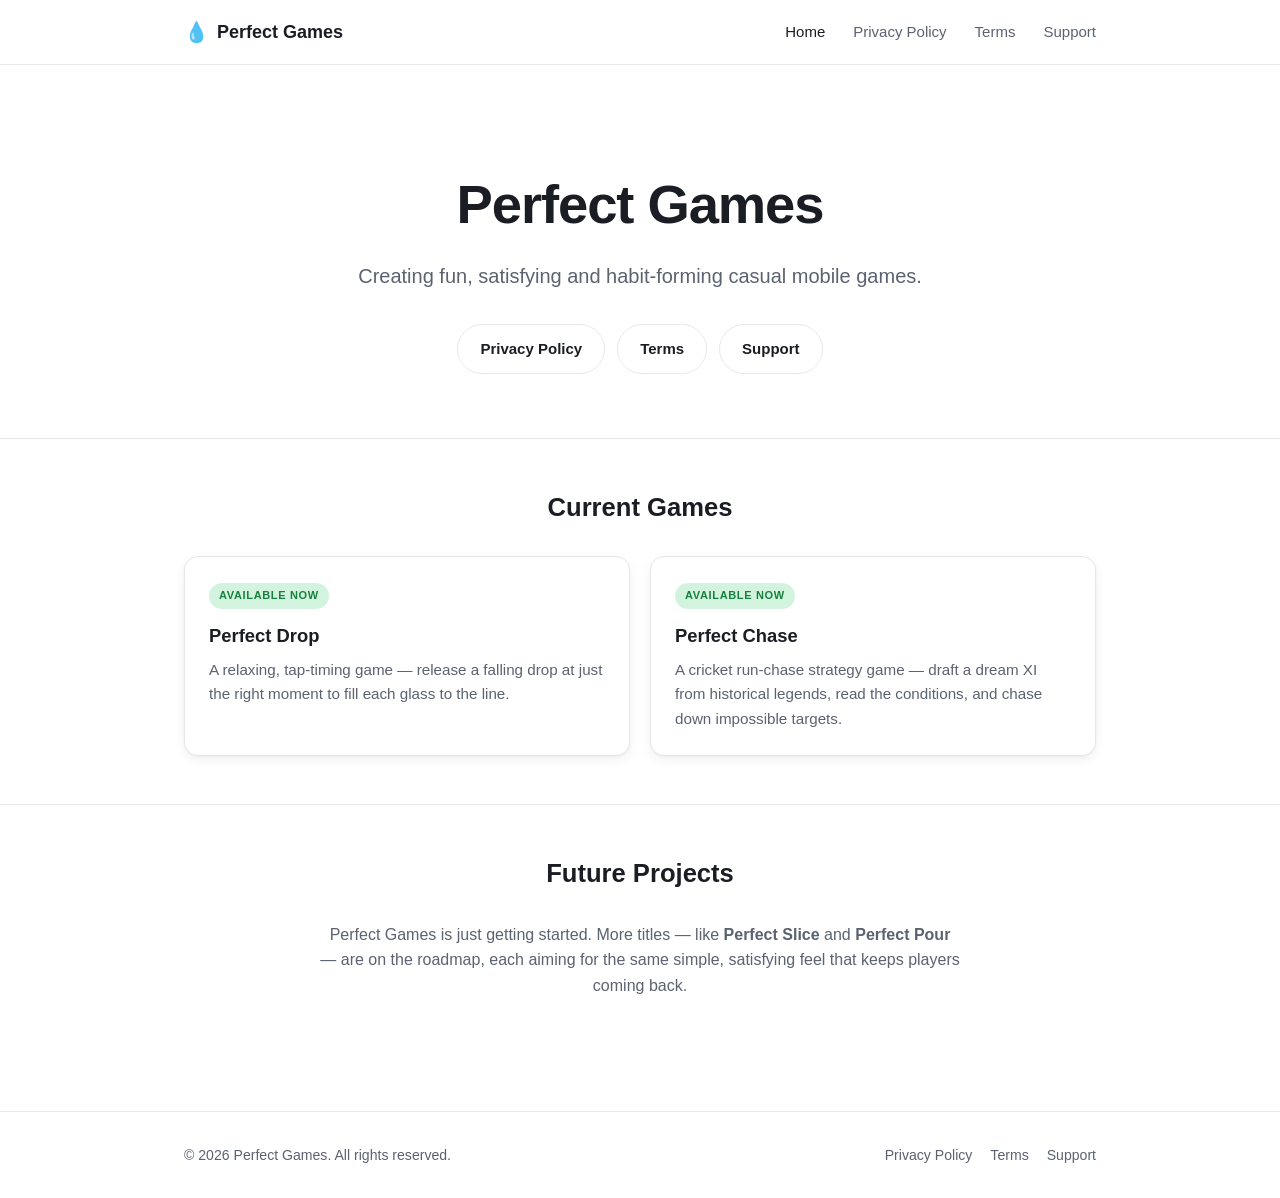
<file: index.html>
<!DOCTYPE html>
<html lang="en">
<head>
<meta charset="UTF-8" />
<meta name="viewport" content="width=device-width, initial-scale=1.0" />
<title>Perfect Games — Fun, Satisfying, Habit-Forming Mobile Games</title>
<meta name="description" content="Perfect Games is an indie mobile game studio creating fun, satisfying and habit-forming casual games, including Perfect Drop." />
<meta name="robots" content="index, follow" />
<link rel="canonical" href="https://actuallyab.github.io/perfect-games-site/" />

<!-- Open Graph -->
<meta property="og:type" content="website" />
<meta property="og:title" content="Perfect Games" />
<meta property="og:description" content="Creating fun, satisfying and habit-forming casual mobile games." />
<meta property="og:url" content="https://actuallyab.github.io/perfect-games-site/" />
<meta property="og:image" content="https://actuallyab.github.io/perfect-games-site/assets/og-image.png" />
<meta property="og:site_name" content="Perfect Games" />

<!-- Twitter -->
<meta name="twitter:card" content="summary_large_image" />
<meta name="twitter:title" content="Perfect Games" />
<meta name="twitter:description" content="Creating fun, satisfying and habit-forming casual mobile games." />
<meta name="twitter:image" content="https://actuallyab.github.io/perfect-games-site/assets/og-image.png" />

<link rel="icon" type="image/svg+xml" href="assets/favicon.svg" />
<link rel="stylesheet" href="css/style.css" />
</head>
<body data-page="home">

<header class="navbar">
  <div class="wrap">
    <a class="brand" href="index.html"><span class="drop">💧</span> Perfect Games</a>
    <nav class="nav-links">
      <a href="index.html" data-page="home">Home</a>
      <a href="privacy/index.html" data-page="privacy">Privacy Policy</a>
      <a href="terms/index.html" data-page="terms">Terms</a>
      <a href="support/index.html" data-page="support">Support</a>
    </nav>
    <button class="nav-toggle" aria-label="Toggle navigation" aria-expanded="false">☰</button>
  </div>
</header>

<main>
  <section class="hero">
    <div class="wrap">
      <h1>Perfect Games</h1>
      <p class="subtitle">Creating fun, satisfying and habit-forming casual mobile games.</p>
      <div class="hero-actions">
        <a class="btn btn-secondary" href="privacy/index.html">Privacy Policy</a>
        <a class="btn btn-secondary" href="terms/index.html">Terms</a>
        <a class="btn btn-secondary" href="support/index.html">Support</a>
      </div>
    </div>
  </section>

  <section>
    <div class="wrap">
      <h2 class="section-title">Current Games</h2>
      <div class="card-grid">
        <div class="card">
          <span class="badge badge-live">Available now</span>
          <h3>Perfect Drop</h3>
          <p>A relaxing, tap-timing game — release a falling drop at just the right moment to fill each glass to the line.</p>
        </div>
        <div class="card">
          <span class="badge badge-live">Available now</span>
          <h3>Perfect Chase</h3>
          <p>A cricket run-chase strategy game — draft a dream XI from historical legends, read the conditions, and chase down impossible targets.</p>
        </div>
      </div>
    </div>
  </section>

  <section>
    <div class="wrap">
      <h2 class="section-title">Future Projects</h2>
      <p style="text-align:center; color: var(--text-muted); max-width: 640px; margin: 0 auto;">
        Perfect Games is just getting started. More titles — like <strong>Perfect Slice</strong> and
        <strong>Perfect Pour</strong> — are on the roadmap, each aiming for the same simple, satisfying
        feel that keeps players coming back.
      </p>
    </div>
  </section>
</main>

<footer>
  <div class="wrap">
    <span>© 2026 Perfect Games. All rights reserved.</span>
    <div class="footer-links">
      <a href="privacy/index.html">Privacy Policy</a>
      <a href="terms/index.html">Terms</a>
      <a href="support/index.html">Support</a>
    </div>
  </div>
</footer>

<script src="js/main.js"></script>
</body>
</html>
</file>
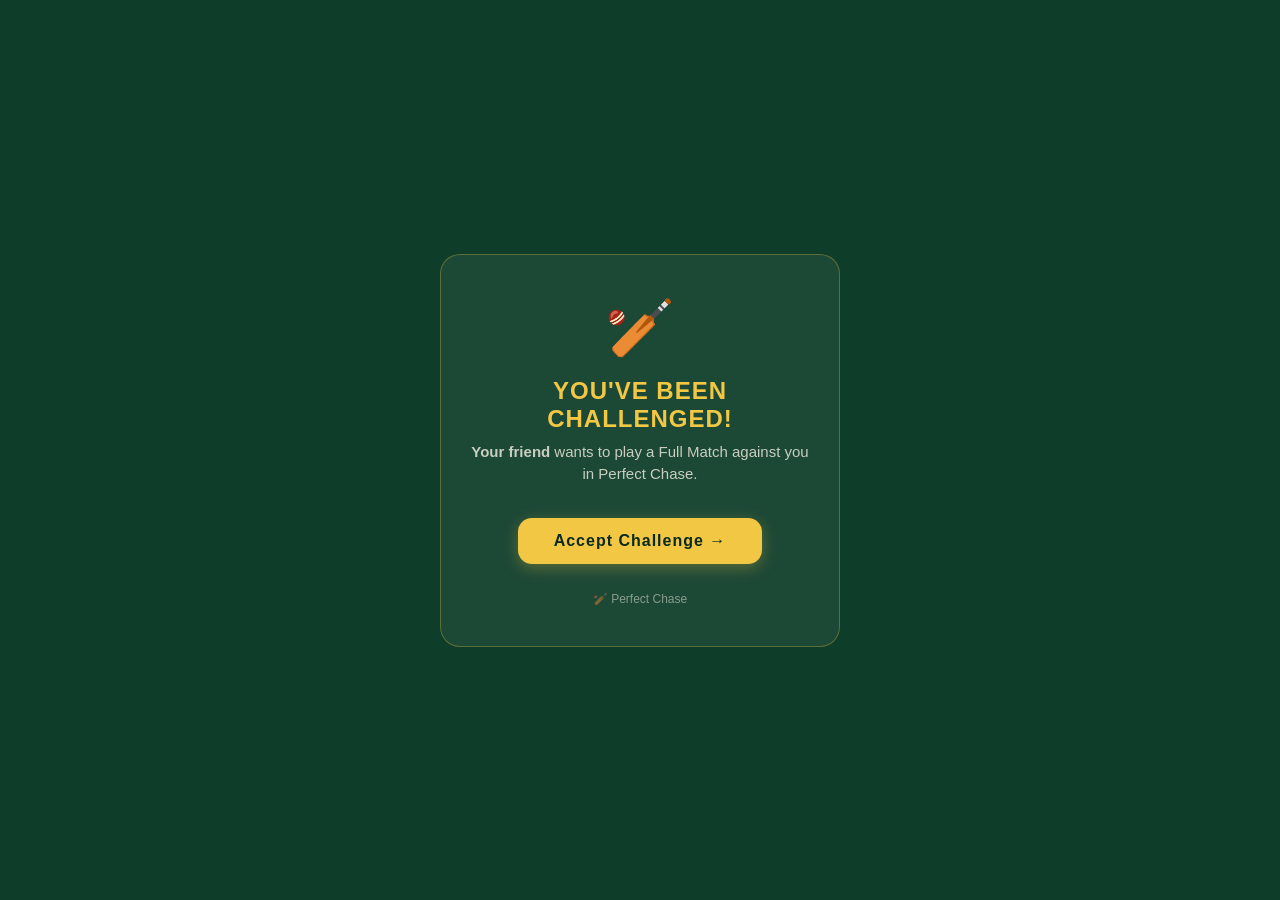
<file: match/index.html>
<!DOCTYPE html>
<html lang="en">
<head>
<meta charset="UTF-8" />
<meta name="viewport" content="width=device-width, initial-scale=1.0" />
<title>Perfect Chase — You've Been Challenged!</title>
<meta name="description" content="Your friend challenged you to a cricket match in Perfect Chase. Open the app to accept!" />

<!-- Open Graph for WhatsApp/social previews -->
<meta property="og:type" content="website" />
<meta property="og:title" content="🏏 You've Been Challenged!" />
<meta property="og:description" content="Your friend wants to play a cricket match against you in Perfect Chase. Tap to accept the challenge!" />
<meta property="og:url" content="https://actuallyab.github.io/perfect-games-site/match/" />
<meta property="og:image" content="https://actuallyab.github.io/perfect-games-site/assets/og-image.png" />
<meta property="og:site_name" content="Perfect Chase" />

<link rel="icon" type="image/svg+xml" href="../assets/favicon.svg" />
<style>
  * { margin: 0; padding: 0; box-sizing: border-box; }
  body {
    font-family: -apple-system, BlinkMacSystemFont, 'Segoe UI', Roboto, sans-serif;
    background: #0E3D2A;
    color: #F5F0E1;
    min-height: 100vh;
    display: flex;
    align-items: center;
    justify-content: center;
    text-align: center;
    padding: 24px;
  }
  .card {
    max-width: 400px;
    width: 100%;
    background: rgba(255,255,255,0.06);
    border: 1px solid rgba(242,199,68,0.3);
    border-radius: 20px;
    padding: 40px 28px;
  }
  .emoji { font-size: 56px; margin-bottom: 16px; }
  h1 {
    font-size: 24px;
    font-weight: 700;
    color: #F2C744;
    margin-bottom: 8px;
    letter-spacing: 1px;
  }
  .subtitle {
    font-size: 15px;
    opacity: 0.8;
    margin-bottom: 32px;
    line-height: 1.5;
  }
  .cta {
    display: inline-block;
    background: #F2C744;
    color: #0A2A1D;
    font-size: 16px;
    font-weight: 700;
    padding: 14px 36px;
    border-radius: 14px;
    text-decoration: none;
    letter-spacing: 1px;
    box-shadow: 0 4px 16px rgba(242,199,68,0.3);
    transition: transform 0.15s;
  }
  .cta:active { transform: scale(0.97); }
  .footer {
    margin-top: 28px;
    font-size: 12px;
    opacity: 0.5;
  }
  .spinner {
    display: inline-block;
    width: 20px; height: 20px;
    border: 2px solid rgba(242,199,68,0.3);
    border-top-color: #F2C744;
    border-radius: 50%;
    animation: spin 0.8s linear infinite;
    margin-right: 8px;
    vertical-align: middle;
  }
  @keyframes spin { to { transform: rotate(360deg); } }
  .redirecting { font-size: 13px; opacity: 0.7; margin-top: 16px; }
</style>
<script>
(function() {
  var params = new URLSearchParams(window.location.search);
  var matchId = params.get('id') || '';
  var hostName = params.get('host') || 'Your friend';

  var playStoreUrl = 'https://play.google.com/store/apps/details?id=com.perfectgames.perfectchase'
    + '&referrer=' + encodeURIComponent(
        'utm_source=share'
      + '&utm_medium=multiplayer'
      + '&utm_campaign=challenge'
      + (matchId ? '&utm_content=' + matchId : '')
    );

  var isAndroid = /android/i.test(navigator.userAgent);

  if (isAndroid) {
    // Android with app installed: App Links will intercept this page load
    // before JS runs — user never sees this page at all.
    //
    // Android WITHOUT app: App Links verification fails silently,
    // page loads normally, and we redirect to Play Store after a short delay.
    // The delay gives App Links time to intercept if the app IS installed
    // but verification is slow (network latency on assetlinks.json check).
    setTimeout(function() {
      window.location.replace(playStoreUrl);
    }, 1500);
  }

  // Write the host name into the page once DOM is ready
  document.addEventListener('DOMContentLoaded', function() {
    var nameEl = document.getElementById('host-name');
    if (nameEl) nameEl.textContent = hostName;

    var ctaEl = document.getElementById('cta-link');
    if (ctaEl) ctaEl.href = playStoreUrl;

    // Show redirecting message on Android
    if (isAndroid) {
      var redir = document.getElementById('redirecting');
      if (redir) redir.style.display = 'block';
    }
  });
})();
</script>
</head>
<body>
<div class="card">
  <div class="emoji">🏏</div>
  <h1>YOU'VE BEEN CHALLENGED!</h1>
  <p class="subtitle">
    <strong id="host-name">Your friend</strong> wants to play a Full Match
    against you in Perfect Chase.
  </p>
  <a id="cta-link" class="cta" href="#">
    Accept Challenge →
  </a>
  <div id="redirecting" class="redirecting" style="display:none;">
    <span class="spinner"></span>Taking you to the Play Store…
  </div>
  <p class="footer">🏏 Perfect Chase</p>
</div>
</body>
</html>
</file>
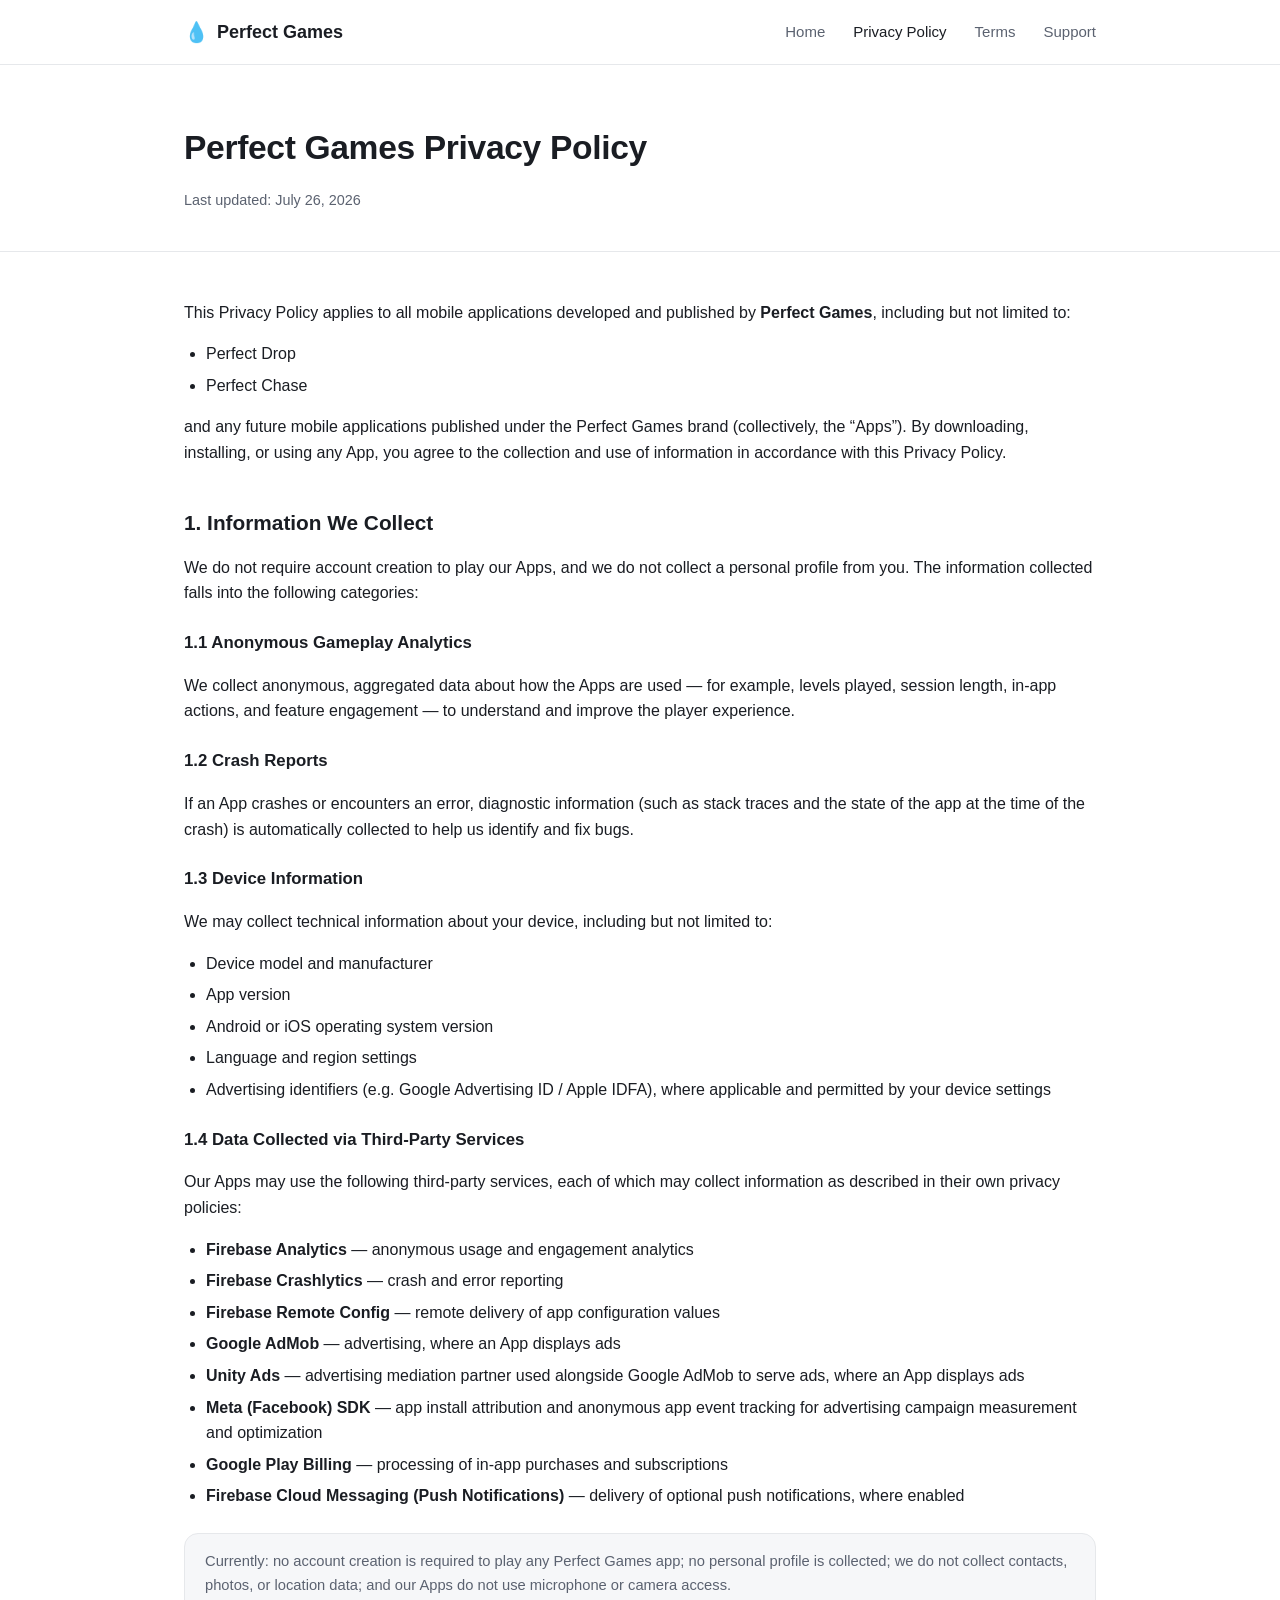
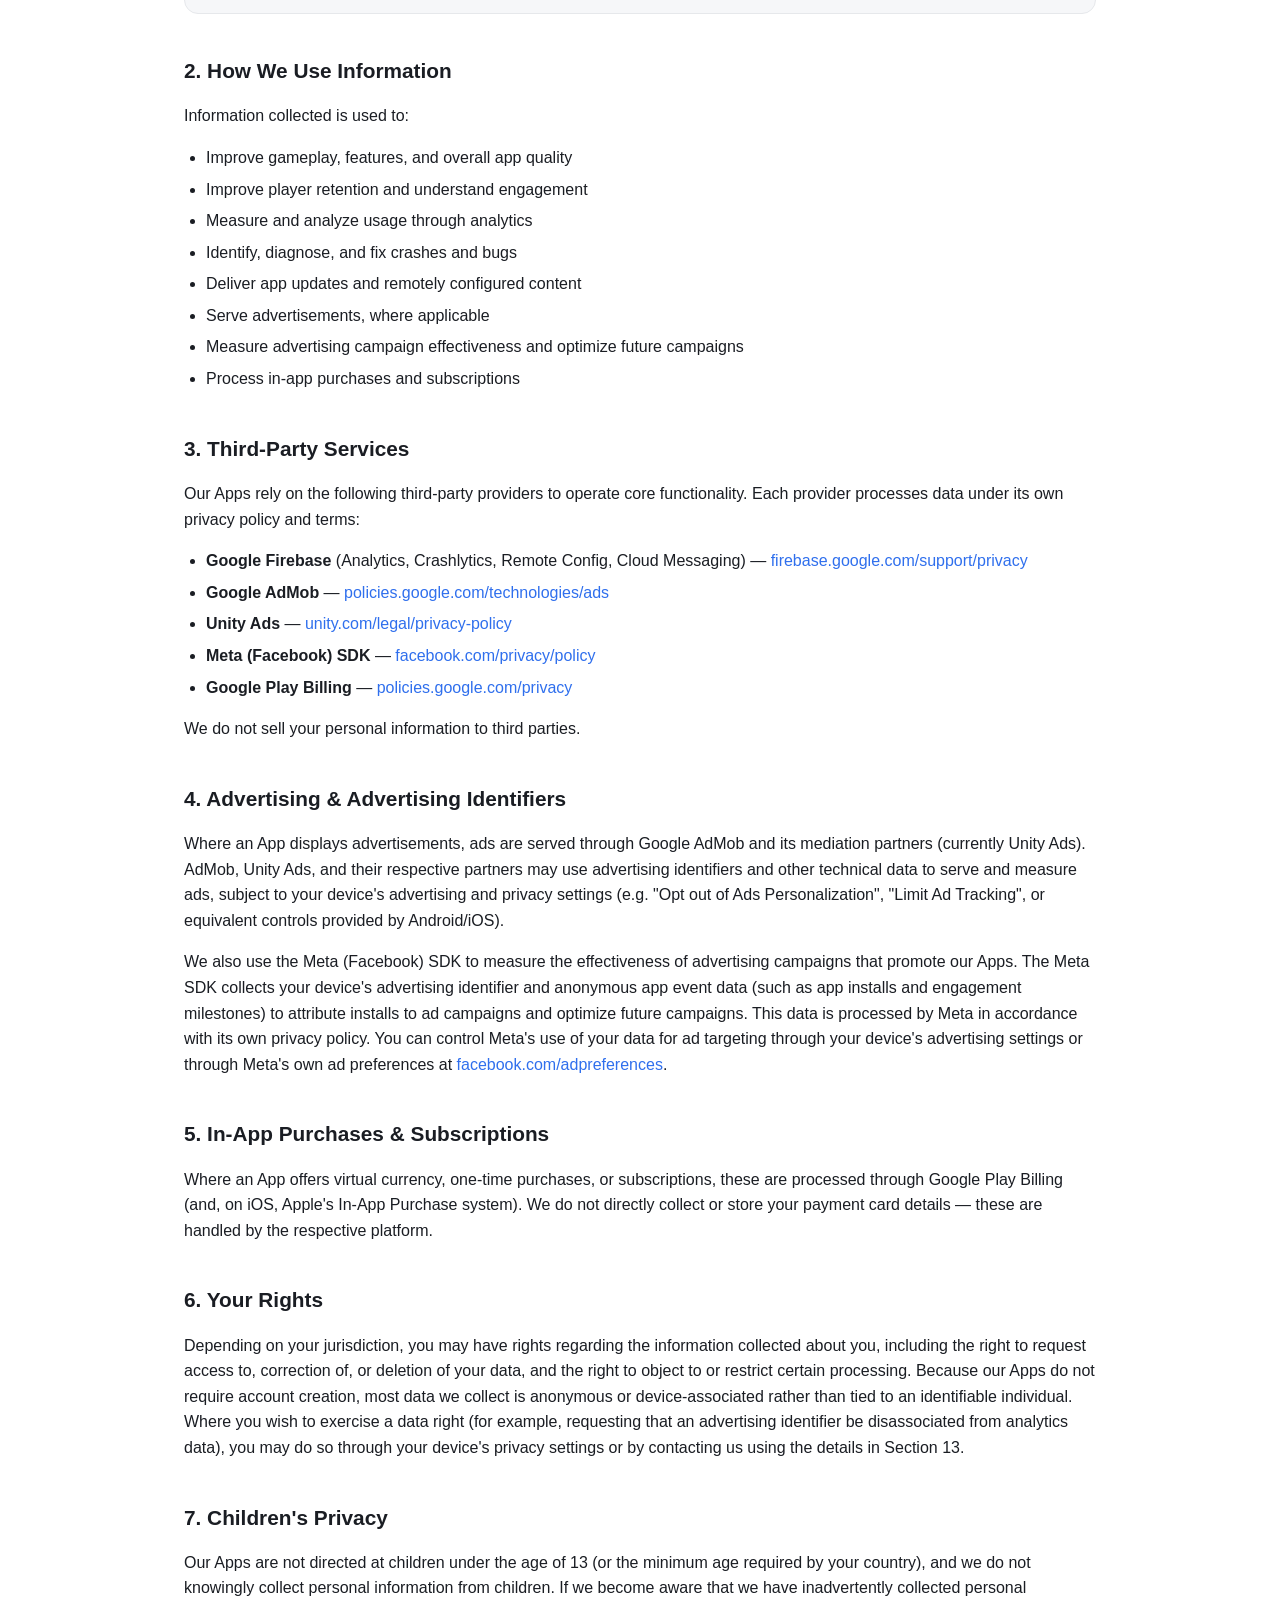
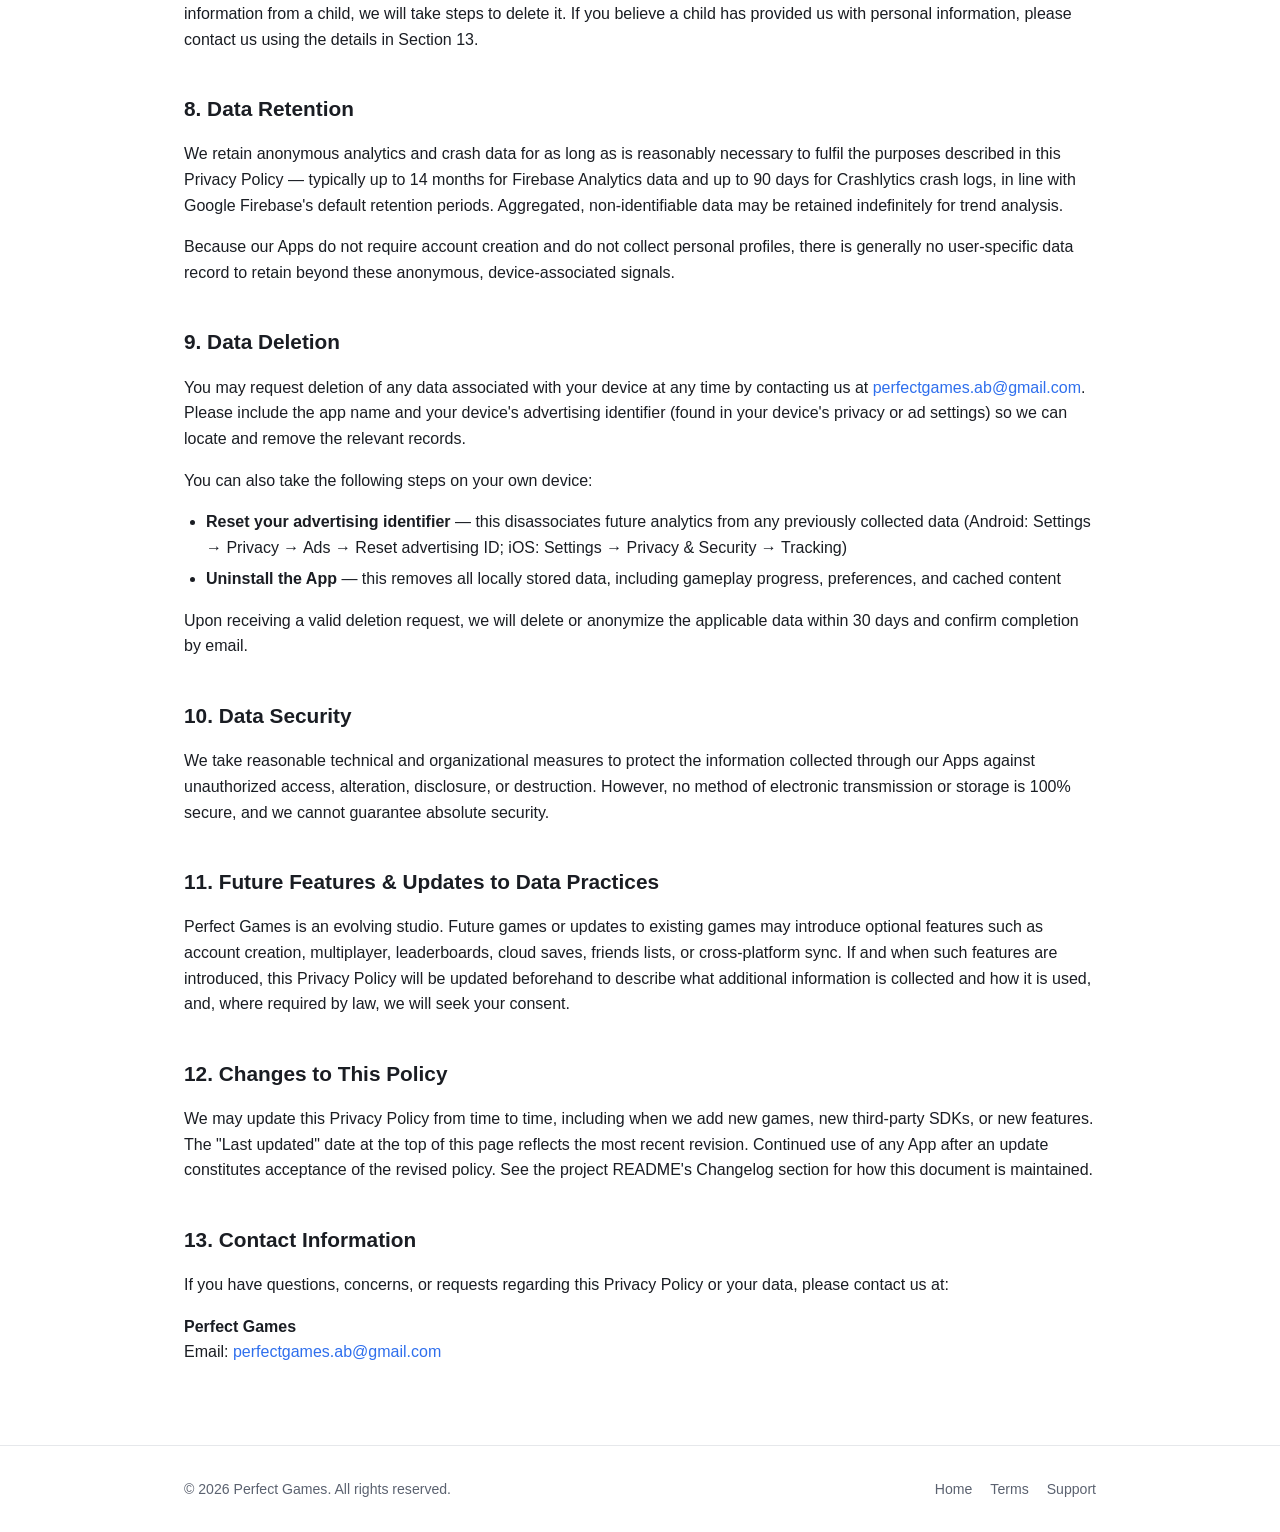
<file: privacy/index.html>
<!DOCTYPE html>
<html lang="en">
<head>
<meta charset="UTF-8" />
<meta name="viewport" content="width=device-width, initial-scale=1.0" />
<title>Privacy Policy — Perfect Games</title>
<meta name="description" content="The Perfect Games Privacy Policy, covering Perfect Drop and all mobile applications published under the Perfect Games brand." />
<meta name="robots" content="index, follow" />
<link rel="canonical" href="https://actuallyab.github.io/perfect-games-site/privacy/" />

<meta property="og:type" content="website" />
<meta property="og:title" content="Perfect Games Privacy Policy" />
<meta property="og:description" content="The Privacy Policy for all Perfect Games mobile applications." />
<meta property="og:url" content="https://actuallyab.github.io/perfect-games-site/privacy/" />
<meta property="og:image" content="https://actuallyab.github.io/perfect-games-site/assets/og-image.png" />
<meta property="og:site_name" content="Perfect Games" />

<meta name="twitter:card" content="summary_large_image" />
<meta name="twitter:title" content="Perfect Games Privacy Policy" />
<meta name="twitter:description" content="The Privacy Policy for all Perfect Games mobile applications." />
<meta name="twitter:image" content="https://actuallyab.github.io/perfect-games-site/assets/og-image.png" />

<link rel="icon" type="image/svg+xml" href="../assets/favicon.svg" />
<link rel="stylesheet" href="../css/style.css" />
</head>
<body data-page="privacy">

<header class="navbar">
  <div class="wrap">
    <a class="brand" href="../index.html"><span class="drop">💧</span> Perfect Games</a>
    <nav class="nav-links">
      <a href="../index.html" data-page="home">Home</a>
      <a href="../privacy/index.html" data-page="privacy">Privacy Policy</a>
      <a href="../terms/index.html" data-page="terms">Terms</a>
      <a href="../support/index.html" data-page="support">Support</a>
    </nav>
    <button class="nav-toggle" aria-label="Toggle navigation" aria-expanded="false">☰</button>
  </div>
</header>

<main>
  <div class="page-header">
    <div class="wrap">
      <h1>Perfect Games Privacy Policy</h1>
      <p class="meta">Last updated: July 26, 2026</p>
    </div>
  </div>

  <div class="wrap content">

    <p>
      This Privacy Policy applies to all mobile applications developed and published by
      <strong>Perfect Games</strong>, including but not limited to:
    </p>
    <ul>
      <li>Perfect Drop</li>
      <li>Perfect Chase</li>
    </ul>
    <p>
      and any future mobile applications published under the Perfect Games brand
      (collectively, the “Apps”). By downloading, installing, or using any App, you agree to the
      collection and use of information in accordance with this Privacy Policy.
    </p>

    <h2>1. Information We Collect</h2>
    <p>We do not require account creation to play our Apps, and we do not collect a personal profile
      from you. The information collected falls into the following categories:</p>

    <h3>1.1 Anonymous Gameplay Analytics</h3>
    <p>We collect anonymous, aggregated data about how the Apps are used — for example, levels played,
      session length, in-app actions, and feature engagement — to understand and improve the player
      experience.</p>

    <h3>1.2 Crash Reports</h3>
    <p>If an App crashes or encounters an error, diagnostic information (such as stack traces and the
      state of the app at the time of the crash) is automatically collected to help us identify and fix
      bugs.</p>

    <h3>1.3 Device Information</h3>
    <p>We may collect technical information about your device, including but not limited to:</p>
    <ul>
      <li>Device model and manufacturer</li>
      <li>App version</li>
      <li>Android or iOS operating system version</li>
      <li>Language and region settings</li>
      <li>Advertising identifiers (e.g. Google Advertising ID / Apple IDFA), where applicable and
        permitted by your device settings</li>
    </ul>

    <h3>1.4 Data Collected via Third-Party Services</h3>
    <p>Our Apps may use the following third-party services, each of which may collect information as
      described in their own privacy policies:</p>
    <ul>
      <li><strong>Firebase Analytics</strong> — anonymous usage and engagement analytics</li>
      <li><strong>Firebase Crashlytics</strong> — crash and error reporting</li>
      <li><strong>Firebase Remote Config</strong> — remote delivery of app configuration values</li>
      <li><strong>Google AdMob</strong> — advertising, where an App displays ads</li>
      <li><strong>Unity Ads</strong> — advertising mediation partner used alongside Google AdMob to
        serve ads, where an App displays ads</li>
      <li><strong>Meta (Facebook) SDK</strong> — app install attribution and anonymous app event
        tracking for advertising campaign measurement and optimization</li>
      <li><strong>Google Play Billing</strong> — processing of in-app purchases and subscriptions</li>
      <li><strong>Firebase Cloud Messaging (Push Notifications)</strong> — delivery of optional push
        notifications, where enabled</li>
    </ul>

    <div class="note">
      Currently: no account creation is required to play any Perfect Games app; no personal profile
      is collected; we do not collect contacts, photos, or location data; and our Apps do not use
      microphone or camera access.
    </div>

    <h2>2. How We Use Information</h2>
    <p>Information collected is used to:</p>
    <ul>
      <li>Improve gameplay, features, and overall app quality</li>
      <li>Improve player retention and understand engagement</li>
      <li>Measure and analyze usage through analytics</li>
      <li>Identify, diagnose, and fix crashes and bugs</li>
      <li>Deliver app updates and remotely configured content</li>
      <li>Serve advertisements, where applicable</li>
      <li>Measure advertising campaign effectiveness and optimize future campaigns</li>
      <li>Process in-app purchases and subscriptions</li>
    </ul>

    <h2>3. Third-Party Services</h2>
    <p>Our Apps rely on the following third-party providers to operate core functionality. Each
      provider processes data under its own privacy policy and terms:</p>
    <ul>
      <li><strong>Google Firebase</strong> (Analytics, Crashlytics, Remote Config, Cloud Messaging) —
        <a href="https://firebase.google.com/support/privacy" target="_blank" rel="noopener">firebase.google.com/support/privacy</a></li>
      <li><strong>Google AdMob</strong> —
        <a href="https://policies.google.com/technologies/ads" target="_blank" rel="noopener">policies.google.com/technologies/ads</a></li>
      <li><strong>Unity Ads</strong> —
        <a href="https://unity.com/legal/privacy-policy" target="_blank" rel="noopener">unity.com/legal/privacy-policy</a></li>
      <li><strong>Meta (Facebook) SDK</strong> —
        <a href="https://www.facebook.com/privacy/policy/" target="_blank" rel="noopener">facebook.com/privacy/policy</a></li>
      <li><strong>Google Play Billing</strong> —
        <a href="https://policies.google.com/privacy" target="_blank" rel="noopener">policies.google.com/privacy</a></li>
    </ul>
    <p>We do not sell your personal information to third parties.</p>

    <h2>4. Advertising & Advertising Identifiers</h2>
    <p>Where an App displays advertisements, ads are served through Google AdMob and its mediation
      partners (currently Unity Ads). AdMob, Unity Ads, and their respective partners may use
      advertising identifiers and other technical data to serve and measure ads, subject to your
      device's advertising and privacy settings (e.g. "Opt out of Ads Personalization",
      "Limit Ad Tracking", or equivalent controls provided by Android/iOS).</p>
    <p>We also use the Meta (Facebook) SDK to measure the effectiveness of advertising campaigns
      that promote our Apps. The Meta SDK collects your device's advertising identifier and
      anonymous app event data (such as app installs and engagement milestones) to attribute
      installs to ad campaigns and optimize future campaigns. This data is processed by Meta
      in accordance with its own privacy policy. You can control Meta's use of your data for
      ad targeting through your device's advertising settings or through Meta's own ad
      preferences at
      <a href="https://www.facebook.com/adpreferences" target="_blank" rel="noopener">facebook.com/adpreferences</a>.</p>

    <h2>5. In-App Purchases & Subscriptions</h2>
    <p>Where an App offers virtual currency, one-time purchases, or subscriptions, these are processed
      through Google Play Billing (and, on iOS, Apple's In-App Purchase system). We do not directly
      collect or store your payment card details — these are handled by the respective platform.</p>

    <h2>6. Your Rights</h2>
    <p>Depending on your jurisdiction, you may have rights regarding the information collected about
      you, including the right to request access to, correction of, or deletion of your data, and the
      right to object to or restrict certain processing. Because our Apps do not require account
      creation, most data we collect is anonymous or device-associated rather than tied to an
      identifiable individual. Where you wish to exercise a data right (for example, requesting that
      an advertising identifier be disassociated from analytics data), you may do so through your
      device's privacy settings or by contacting us using the details in Section 13.</p>

    <h2>7. Children's Privacy</h2>
    <p>Our Apps are not directed at children under the age of 13 (or the minimum age required by your
      country), and we do not knowingly collect personal information from children. If we become
      aware that we have inadvertently collected personal information from a child, we will take
      steps to delete it. If you believe a child has provided us with personal information, please
      contact us using the details in Section 13.</p>

    <h2>8. Data Retention</h2>
    <p>We retain anonymous analytics and crash data for as long as is reasonably necessary to fulfil
      the purposes described in this Privacy Policy — typically up to 14 months for Firebase Analytics
      data and up to 90 days for Crashlytics crash logs, in line with Google Firebase's default
      retention periods. Aggregated, non-identifiable data may be retained indefinitely for trend
      analysis.</p>
    <p>Because our Apps do not require account creation and do not collect personal profiles, there is
      generally no user-specific data record to retain beyond these anonymous, device-associated
      signals.</p>

    <h2>9. Data Deletion</h2>
    <p>You may request deletion of any data associated with your device at any time by contacting us
      at <a href="mailto:perfectgames.ab@gmail.com">perfectgames.ab@gmail.com</a>. Please include the
      app name and your device's advertising identifier (found in your device's privacy or ad settings)
      so we can locate and remove the relevant records.</p>
    <p>You can also take the following steps on your own device:</p>
    <ul>
      <li><strong>Reset your advertising identifier</strong> — this disassociates future analytics from
        any previously collected data (Android: Settings → Privacy → Ads → Reset advertising ID;
        iOS: Settings → Privacy &amp; Security → Tracking)</li>
      <li><strong>Uninstall the App</strong> — this removes all locally stored data, including gameplay
        progress, preferences, and cached content</li>
    </ul>
    <p>Upon receiving a valid deletion request, we will delete or anonymize the applicable data within
      30 days and confirm completion by email.</p>

    <h2>10. Data Security</h2>
    <p>We take reasonable technical and organizational measures to protect the information collected
      through our Apps against unauthorized access, alteration, disclosure, or destruction. However,
      no method of electronic transmission or storage is 100% secure, and we cannot guarantee
      absolute security.</p>

    <h2>11. Future Features & Updates to Data Practices</h2>
    <p>Perfect Games is an evolving studio. Future games or updates to existing games may introduce
      optional features such as account creation, multiplayer, leaderboards, cloud saves, friends
      lists, or cross-platform sync. If and when such features are introduced, this Privacy Policy
      will be updated beforehand to describe what additional information is collected and how it is
      used, and, where required by law, we will seek your consent.</p>

    <h2>12. Changes to This Policy</h2>
    <p>We may update this Privacy Policy from time to time, including when we add new games, new
      third-party SDKs, or new features. The "Last updated" date at the top of this page reflects
      the most recent revision. Continued use of any App after an update constitutes acceptance of
      the revised policy. See the project README's Changelog section for how this document is
      maintained.</p>

    <h2>13. Contact Information</h2>
    <p>If you have questions, concerns, or requests regarding this Privacy Policy or your data, please
      contact us at:</p>
    <p>
      <strong>Perfect Games</strong><br />
      Email: <a href="mailto:perfectgames.ab@gmail.com">perfectgames.ab@gmail.com</a>
    </p>

  </div>
</main>

<footer>
  <div class="wrap">
    <span>© 2026 Perfect Games. All rights reserved.</span>
    <div class="footer-links">
      <a href="../index.html">Home</a>
      <a href="../terms/index.html">Terms</a>
      <a href="../support/index.html">Support</a>
    </div>
  </div>
</footer>

<script src="../js/main.js"></script>
</body>
</html>
</file>
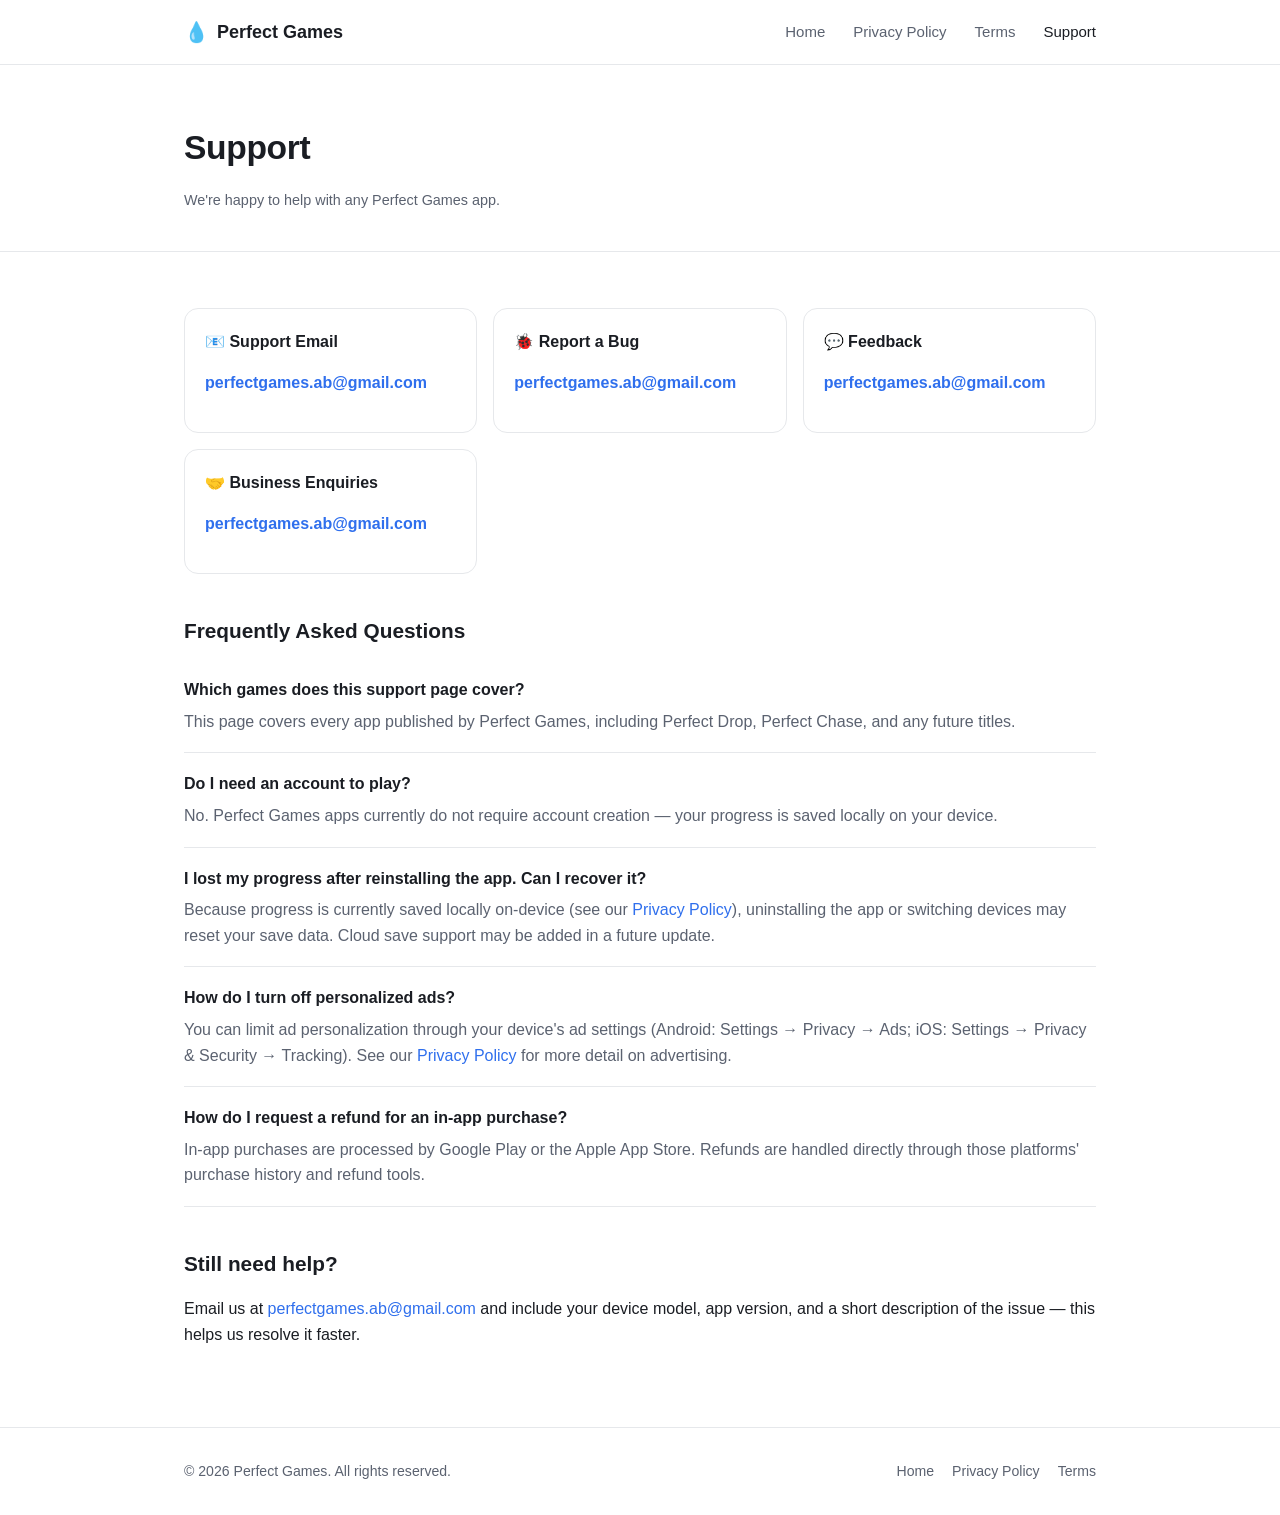
<file: support/index.html>
<!DOCTYPE html>
<html lang="en">
<head>
<meta charset="UTF-8" />
<meta name="viewport" content="width=device-width, initial-scale=1.0" />
<title>Support — Perfect Games</title>
<meta name="description" content="Get support for Perfect Games mobile apps, including Perfect Drop. Contact us, report a bug, or send feedback." />
<meta name="robots" content="index, follow" />
<link rel="canonical" href="https://actuallyab.github.io/perfect-games-site/support/" />

<meta property="og:type" content="website" />
<meta property="og:title" content="Perfect Games Support" />
<meta property="og:description" content="Get support for Perfect Games mobile apps." />
<meta property="og:url" content="https://actuallyab.github.io/perfect-games-site/support/" />
<meta property="og:image" content="https://actuallyab.github.io/perfect-games-site/assets/og-image.png" />
<meta property="og:site_name" content="Perfect Games" />

<meta name="twitter:card" content="summary_large_image" />
<meta name="twitter:title" content="Perfect Games Support" />
<meta name="twitter:description" content="Get support for Perfect Games mobile apps." />
<meta name="twitter:image" content="https://actuallyab.github.io/perfect-games-site/assets/og-image.png" />

<link rel="icon" type="image/svg+xml" href="../assets/favicon.svg" />
<link rel="stylesheet" href="../css/style.css" />
</head>
<body data-page="support">

<header class="navbar">
  <div class="wrap">
    <a class="brand" href="../index.html"><span class="drop">💧</span> Perfect Games</a>
    <nav class="nav-links">
      <a href="../index.html" data-page="home">Home</a>
      <a href="../privacy/index.html" data-page="privacy">Privacy Policy</a>
      <a href="../terms/index.html" data-page="terms">Terms</a>
      <a href="../support/index.html" data-page="support">Support</a>
    </nav>
    <button class="nav-toggle" aria-label="Toggle navigation" aria-expanded="false">☰</button>
  </div>
</header>

<main>
  <div class="page-header">
    <div class="wrap">
      <h1>Support</h1>
      <p class="meta">We're happy to help with any Perfect Games app.</p>
    </div>
  </div>

  <div class="wrap content">

    <div class="contact-grid">
      <div class="contact-card">
        <h3>📧 Support Email</h3>
        <p><a href="mailto:perfectgames.ab@gmail.com">perfectgames.ab@gmail.com</a></p>
      </div>
      <div class="contact-card">
        <h3>🐞 Report a Bug</h3>
        <p><a href="mailto:perfectgames.ab@gmail.com?subject=Bug%20Report%3A%20">perfectgames.ab@gmail.com</a></p>
      </div>
      <div class="contact-card">
        <h3>💬 Feedback</h3>
        <p><a href="mailto:perfectgames.ab@gmail.com?subject=Feedback%3A%20">perfectgames.ab@gmail.com</a></p>
      </div>
      <div class="contact-card">
        <h3>🤝 Business Enquiries</h3>
        <p><a href="mailto:perfectgames.ab@gmail.com?subject=Business%20Enquiry%3A%20">perfectgames.ab@gmail.com</a></p>
      </div>
    </div>

    <h2>Frequently Asked Questions</h2>

    <div class="faq-item">
      <h3>Which games does this support page cover?</h3>
      <p>This page covers every app published by Perfect Games, including Perfect Drop,
        Perfect Chase, and any future titles.</p>
    </div>

    <div class="faq-item">
      <h3>Do I need an account to play?</h3>
      <p>No. Perfect Games apps currently do not require account creation — your progress is saved
        locally on your device.</p>
    </div>

    <div class="faq-item">
      <h3>I lost my progress after reinstalling the app. Can I recover it?</h3>
      <p>Because progress is currently saved locally on-device (see our
        <a href="../privacy/index.html">Privacy Policy</a>), uninstalling the app or switching
        devices may reset your save data. Cloud save support may be added in a future update.</p>
    </div>

    <div class="faq-item">
      <h3>How do I turn off personalized ads?</h3>
      <p>You can limit ad personalization through your device's ad settings (Android:
        Settings → Privacy → Ads; iOS: Settings → Privacy &amp; Security → Tracking). See our
        <a href="../privacy/index.html">Privacy Policy</a> for more detail on advertising.</p>
    </div>

    <div class="faq-item">
      <h3>How do I request a refund for an in-app purchase?</h3>
      <p>In-app purchases are processed by Google Play or the Apple App Store. Refunds are handled
        directly through those platforms' purchase history and refund tools.</p>
    </div>

    <h2>Still need help?</h2>
    <p>Email us at <a href="mailto:perfectgames.ab@gmail.com">perfectgames.ab@gmail.com</a> and
      include your device model, app version, and a short description of the issue — this helps us
      resolve it faster.</p>

  </div>
</main>

<footer>
  <div class="wrap">
    <span>© 2026 Perfect Games. All rights reserved.</span>
    <div class="footer-links">
      <a href="../index.html">Home</a>
      <a href="../privacy/index.html">Privacy Policy</a>
      <a href="../terms/index.html">Terms</a>
    </div>
  </div>
</footer>

<script src="../js/main.js"></script>
</body>
</html>
</file>
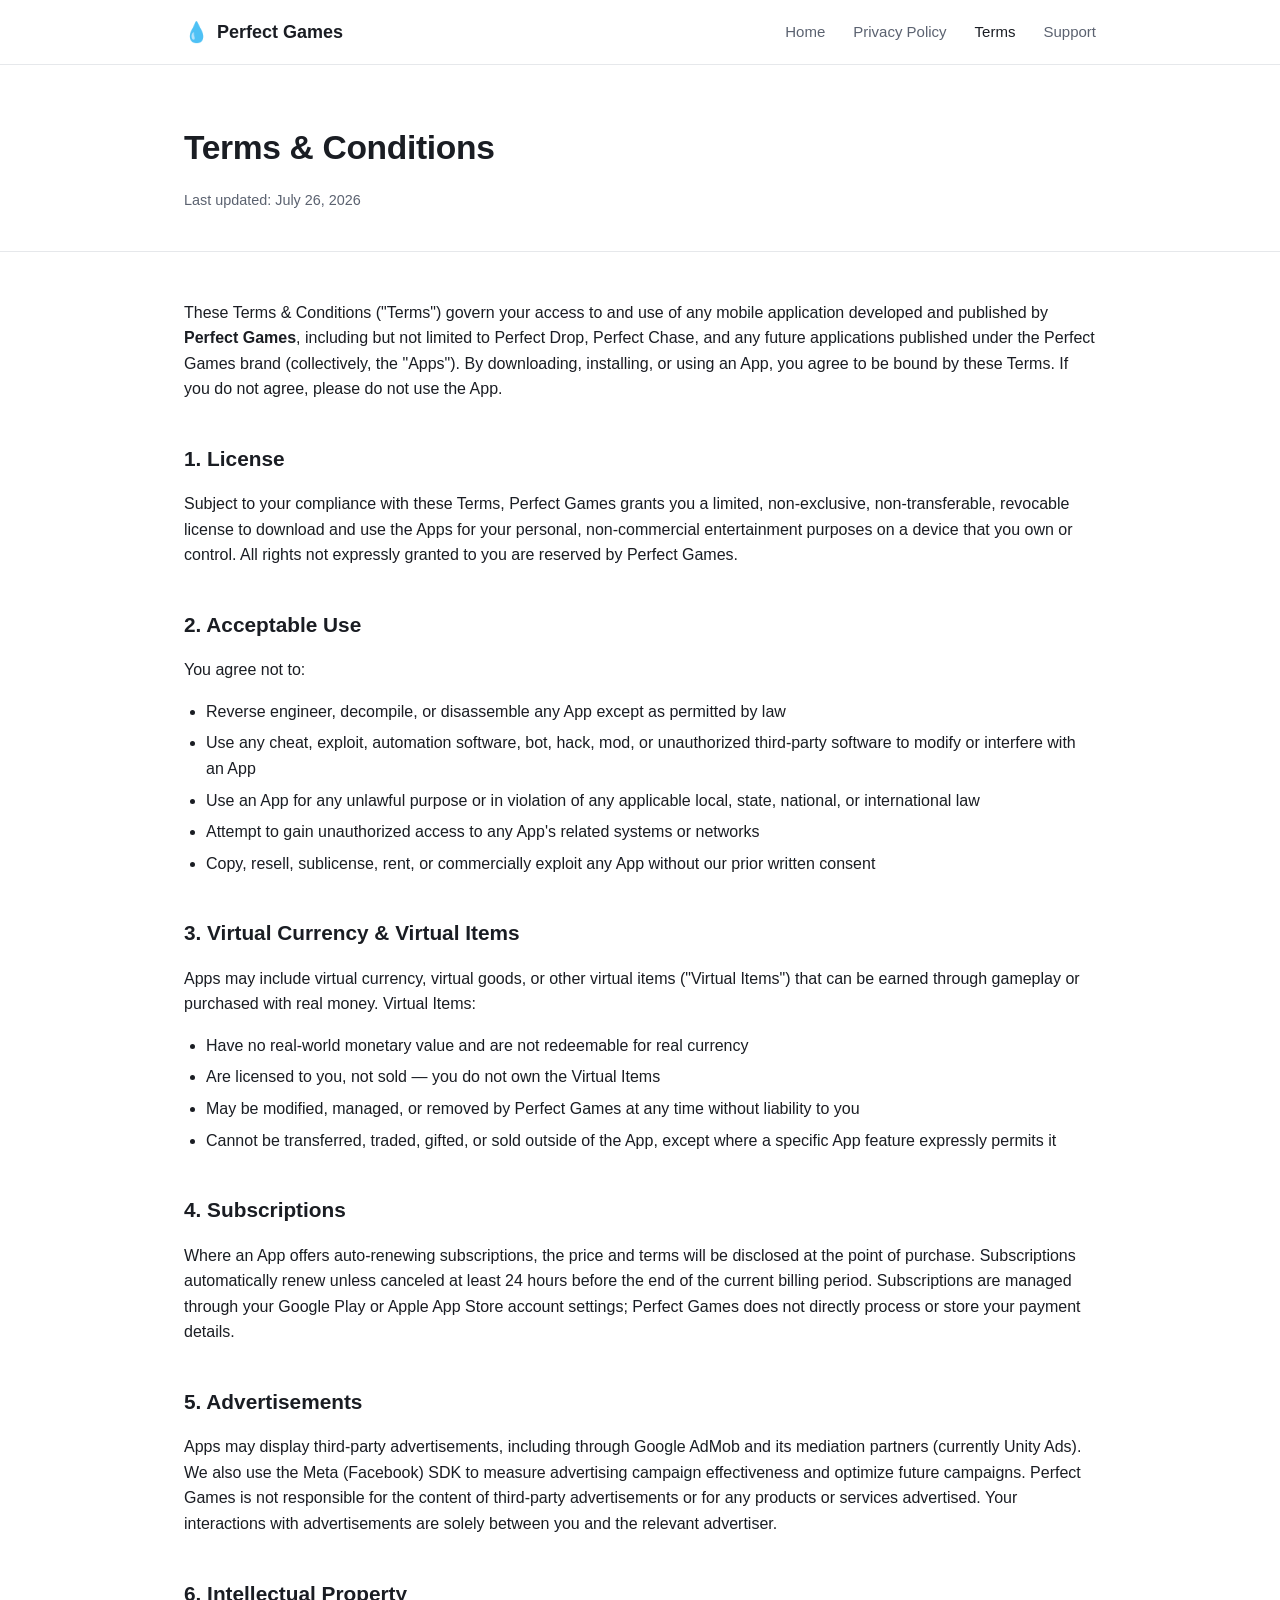
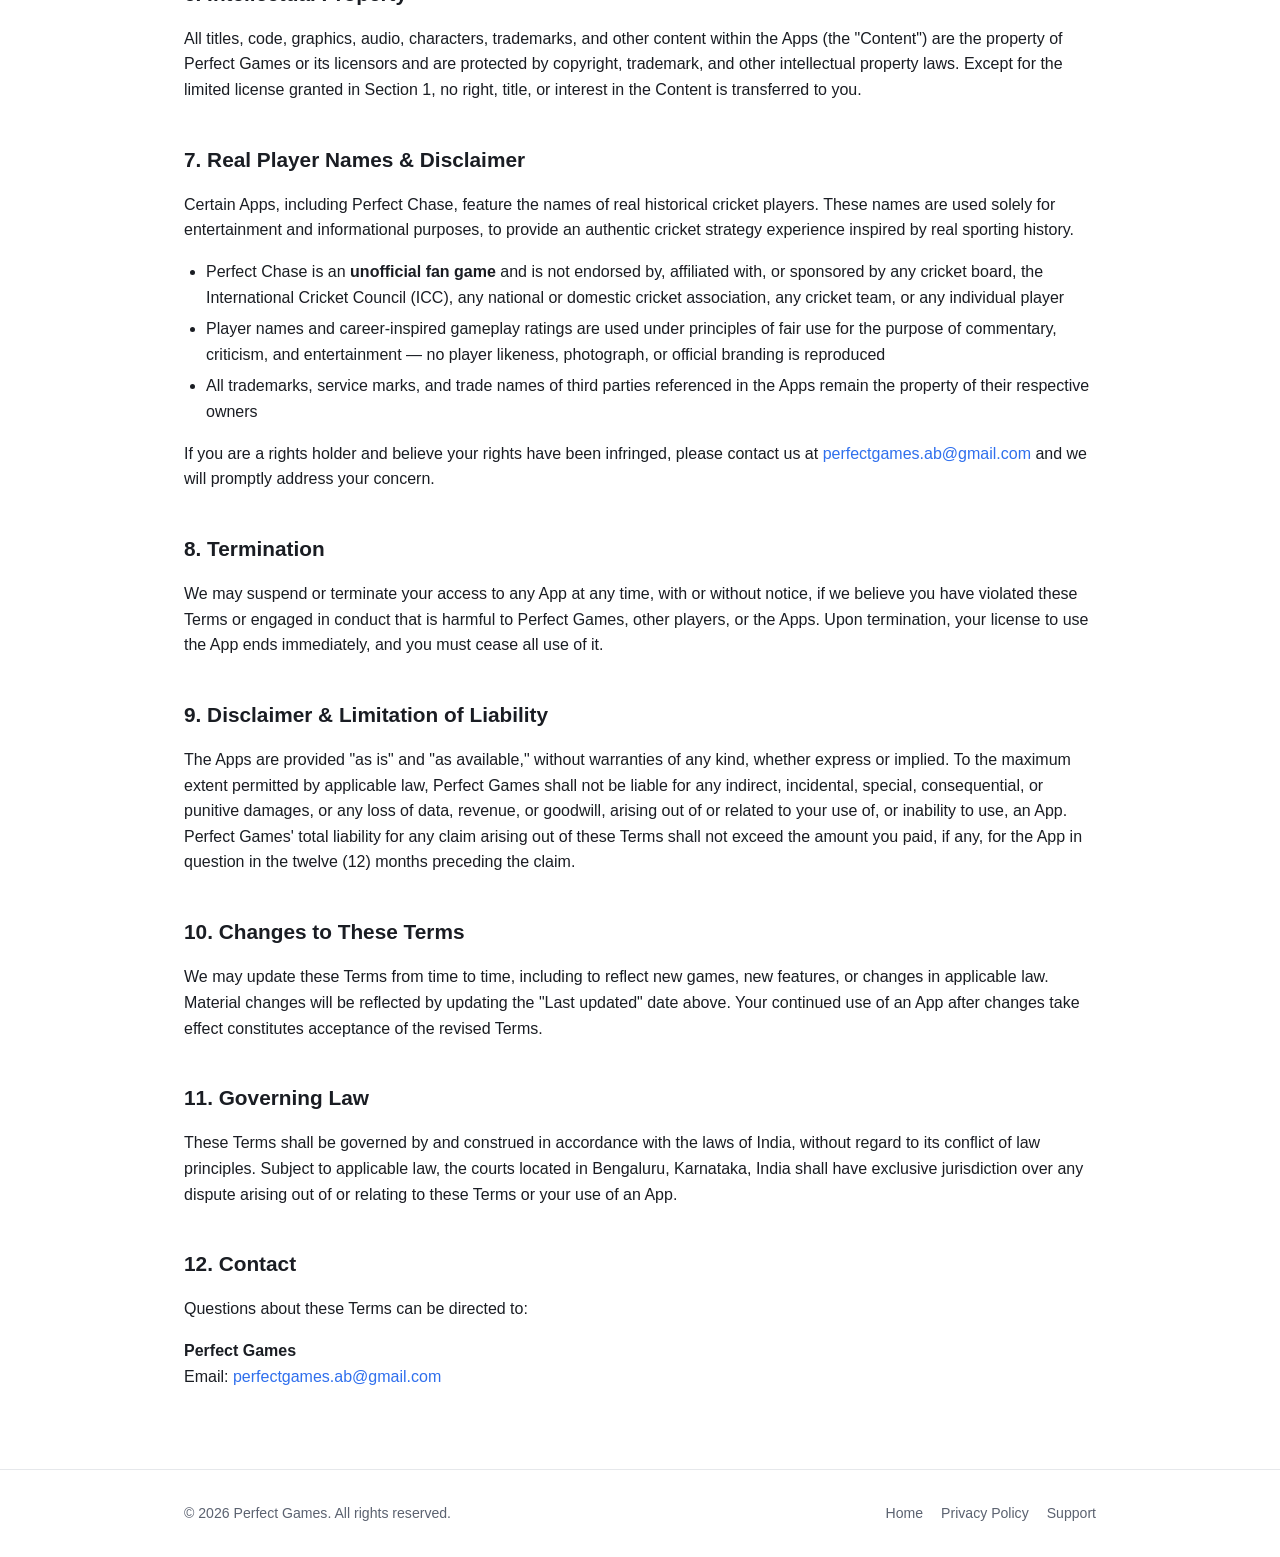
<file: terms/index.html>
<!DOCTYPE html>
<html lang="en">
<head>
<meta charset="UTF-8" />
<meta name="viewport" content="width=device-width, initial-scale=1.0" />
<title>Terms &amp; Conditions — Perfect Games</title>
<meta name="description" content="Terms and Conditions for all mobile applications published by Perfect Games, including Perfect Drop." />
<meta name="robots" content="index, follow" />
<link rel="canonical" href="https://actuallyab.github.io/perfect-games-site/terms/" />

<meta property="og:type" content="website" />
<meta property="og:title" content="Perfect Games Terms & Conditions" />
<meta property="og:description" content="Terms and Conditions for all Perfect Games mobile applications." />
<meta property="og:url" content="https://actuallyab.github.io/perfect-games-site/terms/" />
<meta property="og:image" content="https://actuallyab.github.io/perfect-games-site/assets/og-image.png" />
<meta property="og:site_name" content="Perfect Games" />

<meta name="twitter:card" content="summary_large_image" />
<meta name="twitter:title" content="Perfect Games Terms & Conditions" />
<meta name="twitter:description" content="Terms and Conditions for all Perfect Games mobile applications." />
<meta name="twitter:image" content="https://actuallyab.github.io/perfect-games-site/assets/og-image.png" />

<link rel="icon" type="image/svg+xml" href="../assets/favicon.svg" />
<link rel="stylesheet" href="../css/style.css" />
</head>
<body data-page="terms">

<header class="navbar">
  <div class="wrap">
    <a class="brand" href="../index.html"><span class="drop">💧</span> Perfect Games</a>
    <nav class="nav-links">
      <a href="../index.html" data-page="home">Home</a>
      <a href="../privacy/index.html" data-page="privacy">Privacy Policy</a>
      <a href="../terms/index.html" data-page="terms">Terms</a>
      <a href="../support/index.html" data-page="support">Support</a>
    </nav>
    <button class="nav-toggle" aria-label="Toggle navigation" aria-expanded="false">☰</button>
  </div>
</header>

<main>
  <div class="page-header">
    <div class="wrap">
      <h1>Terms &amp; Conditions</h1>
      <p class="meta">Last updated: July 26, 2026</p>
    </div>
  </div>

  <div class="wrap content">

    <p>
      These Terms &amp; Conditions ("Terms") govern your access to and use of any mobile application
      developed and published by <strong>Perfect Games</strong>, including but not limited to Perfect
      Drop, Perfect Chase, and any future applications published under the Perfect Games brand
      (collectively, the "Apps"). By downloading, installing, or using an App, you agree to be bound
      by these Terms. If you do not agree, please do not use the App.
    </p>

    <h2>1. License</h2>
    <p>Subject to your compliance with these Terms, Perfect Games grants you a limited, non-exclusive,
      non-transferable, revocable license to download and use the Apps for your personal,
      non-commercial entertainment purposes on a device that you own or control. All rights not
      expressly granted to you are reserved by Perfect Games.</p>

    <h2>2. Acceptable Use</h2>
    <p>You agree not to:</p>
    <ul>
      <li>Reverse engineer, decompile, or disassemble any App except as permitted by law</li>
      <li>Use any cheat, exploit, automation software, bot, hack, mod, or unauthorized third-party
        software to modify or interfere with an App</li>
      <li>Use an App for any unlawful purpose or in violation of any applicable local, state,
        national, or international law</li>
      <li>Attempt to gain unauthorized access to any App's related systems or networks</li>
      <li>Copy, resell, sublicense, rent, or commercially exploit any App without our prior written
        consent</li>
    </ul>

    <h2>3. Virtual Currency &amp; Virtual Items</h2>
    <p>Apps may include virtual currency, virtual goods, or other virtual items ("Virtual Items")
      that can be earned through gameplay or purchased with real money. Virtual Items:</p>
    <ul>
      <li>Have no real-world monetary value and are not redeemable for real currency</li>
      <li>Are licensed to you, not sold — you do not own the Virtual Items</li>
      <li>May be modified, managed, or removed by Perfect Games at any time without liability to you</li>
      <li>Cannot be transferred, traded, gifted, or sold outside of the App, except where a specific
        App feature expressly permits it</li>
    </ul>

    <h2>4. Subscriptions</h2>
    <p>Where an App offers auto-renewing subscriptions, the price and terms will be disclosed at the
      point of purchase. Subscriptions automatically renew unless canceled at least 24 hours before
      the end of the current billing period. Subscriptions are managed through your Google Play or
      Apple App Store account settings; Perfect Games does not directly process or store your payment
      details.</p>

    <h2>5. Advertisements</h2>
    <p>Apps may display third-party advertisements, including through Google AdMob and its mediation
      partners (currently Unity Ads). We also use the Meta (Facebook) SDK to measure advertising
      campaign effectiveness and optimize future campaigns. Perfect Games is not responsible for the
      content of third-party advertisements or for any products or services advertised. Your
      interactions with advertisements are solely between you and the relevant advertiser.</p>

    <h2>6. Intellectual Property</h2>
    <p>All titles, code, graphics, audio, characters, trademarks, and other content within the Apps
      (the "Content") are the property of Perfect Games or its licensors and are protected by
      copyright, trademark, and other intellectual property laws. Except for the limited license
      granted in Section 1, no right, title, or interest in the Content is transferred to you.</p>

    <h2>7. Real Player Names &amp; Disclaimer</h2>
    <p>Certain Apps, including Perfect Chase, feature the names of real historical cricket players.
      These names are used solely for entertainment and informational purposes, to provide an
      authentic cricket strategy experience inspired by real sporting history.</p>
    <ul>
      <li>Perfect Chase is an <strong>unofficial fan game</strong> and is not endorsed by, affiliated
        with, or sponsored by any cricket board, the International Cricket Council (ICC), any national
        or domestic cricket association, any cricket team, or any individual player</li>
      <li>Player names and career-inspired gameplay ratings are used under principles of fair use for
        the purpose of commentary, criticism, and entertainment — no player likeness, photograph,
        or official branding is reproduced</li>
      <li>All trademarks, service marks, and trade names of third parties referenced in the Apps
        remain the property of their respective owners</li>
    </ul>
    <p>If you are a rights holder and believe your rights have been infringed, please contact us at
      <a href="mailto:perfectgames.ab@gmail.com">perfectgames.ab@gmail.com</a> and we will promptly
      address your concern.</p>

    <h2>8. Termination</h2>
    <p>We may suspend or terminate your access to any App at any time, with or without notice, if we
      believe you have violated these Terms or engaged in conduct that is harmful to Perfect Games,
      other players, or the Apps. Upon termination, your license to use the App ends immediately, and
      you must cease all use of it.</p>

    <h2>9. Disclaimer &amp; Limitation of Liability</h2>
    <p>The Apps are provided "as is" and "as available," without warranties of any kind, whether
      express or implied. To the maximum extent permitted by applicable law, Perfect Games shall not
      be liable for any indirect, incidental, special, consequential, or punitive damages, or any
      loss of data, revenue, or goodwill, arising out of or related to your use of, or inability to
      use, an App. Perfect Games' total liability for any claim arising out of these Terms shall not
      exceed the amount you paid, if any, for the App in question in the twelve (12) months preceding
      the claim.</p>

    <h2>10. Changes to These Terms</h2>
    <p>We may update these Terms from time to time, including to reflect new games, new features, or
      changes in applicable law. Material changes will be reflected by updating the "Last updated"
      date above. Your continued use of an App after changes take effect constitutes acceptance of
      the revised Terms.</p>

    <h2>11. Governing Law</h2>
    <p>These Terms shall be governed by and construed in accordance with the laws of India, without
      regard to its conflict of law principles. Subject to applicable law, the courts located in
      Bengaluru, Karnataka, India shall have exclusive jurisdiction over any dispute arising out of
      or relating to these Terms or your use of an App.</p>

    <h2>12. Contact</h2>
    <p>Questions about these Terms can be directed to:</p>
    <p>
      <strong>Perfect Games</strong><br />
      Email: <a href="mailto:perfectgames.ab@gmail.com">perfectgames.ab@gmail.com</a>
    </p>

  </div>
</main>

<footer>
  <div class="wrap">
    <span>© 2026 Perfect Games. All rights reserved.</span>
    <div class="footer-links">
      <a href="../index.html">Home</a>
      <a href="../privacy/index.html">Privacy Policy</a>
      <a href="../support/index.html">Support</a>
    </div>
  </div>
</footer>

<script src="../js/main.js"></script>
</body>
</html>
</file>
<file: css/style.css>
/* =========================================================
   Perfect Games — shared stylesheet
   Plain CSS, no build step. Edit the variables below to
   re-brand the whole site (see README "Customize branding").
   ========================================================= */

:root {
  --bg: #ffffff;
  --bg-alt: #f6f7f9;
  --text: #1a1d23;
  --text-muted: #5b6270;
  --border: #e6e8eb;
  --accent: #2f6fed;
  --accent-hover: #1f56c4;
  --accent-contrast: #ffffff;
  --card-bg: #ffffff;
  --code-bg: #f0f1f4;
  --radius: 14px;
  --shadow: 0 1px 2px rgba(16, 24, 40, 0.04), 0 4px 12px rgba(16, 24, 40, 0.06);
  --max-width: 960px;
}

@media (prefers-color-scheme: dark) {
  :root {
    --bg: #0e1015;
    --bg-alt: #14161d;
    --text: #e9eaee;
    --text-muted: #9aa0ac;
    --border: #262a34;
    --accent: #5b8dff;
    --accent-hover: #7ba0ff;
    --accent-contrast: #0e1015;
    --card-bg: #171a22;
    --code-bg: #1c2029;
    --shadow: 0 1px 2px rgba(0, 0, 0, 0.4), 0 8px 24px rgba(0, 0, 0, 0.35);
  }
}

* {
  box-sizing: border-box;
}

html {
  scroll-behavior: smooth;
}

body {
  margin: 0;
  background: var(--bg);
  color: var(--text);
  font-family: -apple-system, BlinkMacSystemFont, "Segoe UI", Roboto, Helvetica,
    Arial, sans-serif, "Apple Color Emoji", "Segoe UI Emoji";
  line-height: 1.6;
  -webkit-font-smoothing: antialiased;
  transition: background-color 0.2s ease, color 0.2s ease;
}

a {
  color: var(--accent);
  text-decoration: none;
}

a:hover {
  text-decoration: underline;
}

img {
  max-width: 100%;
}

/* ---------- Layout ---------- */

.wrap {
  max-width: var(--max-width);
  margin: 0 auto;
  padding: 0 24px;
}

main {
  padding-bottom: 64px;
}

/* ---------- Navbar ---------- */

.navbar {
  position: sticky;
  top: 0;
  z-index: 50;
  background: color-mix(in srgb, var(--bg) 85%, transparent);
  backdrop-filter: saturate(180%) blur(10px);
  border-bottom: 1px solid var(--border);
}

.navbar .wrap {
  display: flex;
  align-items: center;
  justify-content: space-between;
  height: 64px;
}

.brand {
  display: flex;
  align-items: center;
  gap: 8px;
  font-weight: 700;
  font-size: 18px;
  color: var(--text);
}

.brand:hover {
  text-decoration: none;
  opacity: 0.85;
}

.brand .drop {
  font-size: 20px;
}

.nav-links {
  display: flex;
  align-items: center;
  gap: 28px;
}

.nav-links a {
  color: var(--text-muted);
  font-weight: 500;
  font-size: 15px;
}

.nav-links a:hover,
.nav-links a.active {
  color: var(--text);
  text-decoration: none;
}

.nav-toggle {
  display: none;
  background: none;
  border: 1px solid var(--border);
  border-radius: 8px;
  padding: 8px 10px;
  color: var(--text);
  cursor: pointer;
}

@media (max-width: 640px) {
  .nav-toggle {
    display: inline-flex;
  }

  .nav-links {
    position: absolute;
    top: 64px;
    left: 0;
    right: 0;
    background: var(--bg);
    border-bottom: 1px solid var(--border);
    flex-direction: column;
    align-items: flex-start;
    gap: 0;
    padding: 8px 24px 16px;
    display: none;
  }

  .nav-links.open {
    display: flex;
  }

  .nav-links a {
    padding: 10px 0;
    width: 100%;
  }
}

/* ---------- Hero ---------- */

.hero {
  padding: 96px 0 64px;
  text-align: center;
}

.hero h1 {
  font-size: clamp(2.2rem, 5vw, 3.4rem);
  margin: 0 0 12px;
  letter-spacing: -0.02em;
}

.hero p.subtitle {
  font-size: clamp(1.05rem, 2vw, 1.25rem);
  color: var(--text-muted);
  max-width: 640px;
  margin: 0 auto 32px;
}

.hero-actions {
  display: flex;
  gap: 12px;
  justify-content: center;
  flex-wrap: wrap;
}

/* ---------- Buttons ---------- */

.btn {
  display: inline-flex;
  align-items: center;
  justify-content: center;
  gap: 8px;
  padding: 12px 22px;
  border-radius: 999px;
  font-weight: 600;
  font-size: 15px;
  border: 1px solid transparent;
  cursor: pointer;
}

.btn:hover {
  text-decoration: none;
}

.btn-primary {
  background: var(--accent);
  color: var(--accent-contrast);
}

.btn-primary:hover {
  background: var(--accent-hover);
}

.btn-secondary {
  background: transparent;
  color: var(--text);
  border-color: var(--border);
}

.btn-secondary:hover {
  border-color: var(--accent);
  color: var(--accent);
}

/* ---------- Sections & cards ---------- */

section {
  padding: 48px 0;
}

section + section {
  border-top: 1px solid var(--border);
}

h2.section-title {
  font-size: 1.6rem;
  margin: 0 0 28px;
  text-align: center;
}

.card-grid {
  display: grid;
  grid-template-columns: repeat(auto-fit, minmax(240px, 1fr));
  gap: 20px;
}

.card {
  background: var(--card-bg);
  border: 1px solid var(--border);
  border-radius: var(--radius);
  padding: 24px;
  box-shadow: var(--shadow);
}

.card .badge {
  display: inline-block;
  font-size: 11px;
  font-weight: 700;
  letter-spacing: 0.06em;
  text-transform: uppercase;
  padding: 4px 10px;
  border-radius: 999px;
  margin-bottom: 12px;
}

.badge-live {
  background: color-mix(in srgb, #22c55e 20%, transparent);
  color: #17803d;
}

.badge-soon {
  background: color-mix(in srgb, var(--accent) 18%, transparent);
  color: var(--accent);
}

@media (prefers-color-scheme: dark) {
  .badge-live {
    color: #4ade80;
  }
}

.card h3 {
  margin: 0 0 8px;
  font-size: 1.15rem;
}

.card p {
  margin: 0;
  color: var(--text-muted);
  font-size: 0.95rem;
}

/* ---------- Legal / content pages ---------- */

.page-header {
  padding: 56px 0 24px;
  border-bottom: 1px solid var(--border);
}

.page-header h1 {
  margin: 0 0 8px;
  font-size: 2.1rem;
  letter-spacing: -0.01em;
}

.page-header .meta {
  color: var(--text-muted);
  font-size: 0.9rem;
}

.content {
  padding-top: 32px;
}

.content h2 {
  font-size: 1.3rem;
  margin: 40px 0 12px;
}

.content h2:first-child {
  margin-top: 0;
}

.content h3 {
  font-size: 1.05rem;
  margin: 24px 0 8px;
}

.content p,
.content li {
  color: var(--text);
}

.content ul {
  padding-left: 22px;
}

.content li + li {
  margin-top: 6px;
}

.note {
  background: var(--bg-alt);
  border: 1px solid var(--border);
  border-radius: var(--radius);
  padding: 16px 20px;
  font-size: 0.92rem;
  color: var(--text-muted);
  margin: 24px 0;
}

code {
  background: var(--code-bg);
  padding: 2px 6px;
  border-radius: 6px;
  font-size: 0.9em;
}

table {
  width: 100%;
  border-collapse: collapse;
  margin: 16px 0;
  font-size: 0.92rem;
}

th,
td {
  text-align: left;
  padding: 10px 12px;
  border-bottom: 1px solid var(--border);
}

th {
  color: var(--text-muted);
  font-weight: 600;
}

/* ---------- Support page ---------- */

.contact-grid {
  display: grid;
  grid-template-columns: repeat(auto-fit, minmax(220px, 1fr));
  gap: 16px;
  margin: 24px 0 8px;
}

.contact-card {
  background: var(--card-bg);
  border: 1px solid var(--border);
  border-radius: var(--radius);
  padding: 20px;
}

.contact-card h3 {
  margin: 0 0 6px;
  font-size: 1rem;
}

.contact-card a {
  font-weight: 600;
}

.faq-item {
  border-bottom: 1px solid var(--border);
  padding: 18px 0;
}

.faq-item:first-child {
  border-top: 1px solid var(--border);
}

.faq-item h3 {
  margin: 0 0 6px;
  font-size: 1rem;
}

.faq-item p {
  margin: 0;
  color: var(--text-muted);
}

/* ---------- Footer ---------- */

footer {
  border-top: 1px solid var(--border);
  padding: 32px 0;
}

footer .wrap {
  display: flex;
  flex-wrap: wrap;
  gap: 12px;
  align-items: center;
  justify-content: space-between;
  color: var(--text-muted);
  font-size: 0.88rem;
}

footer .footer-links {
  display: flex;
  gap: 18px;
  flex-wrap: wrap;
}

footer .footer-links a {
  color: var(--text-muted);
}

footer .footer-links a:hover {
  color: var(--text);
}
</file>
